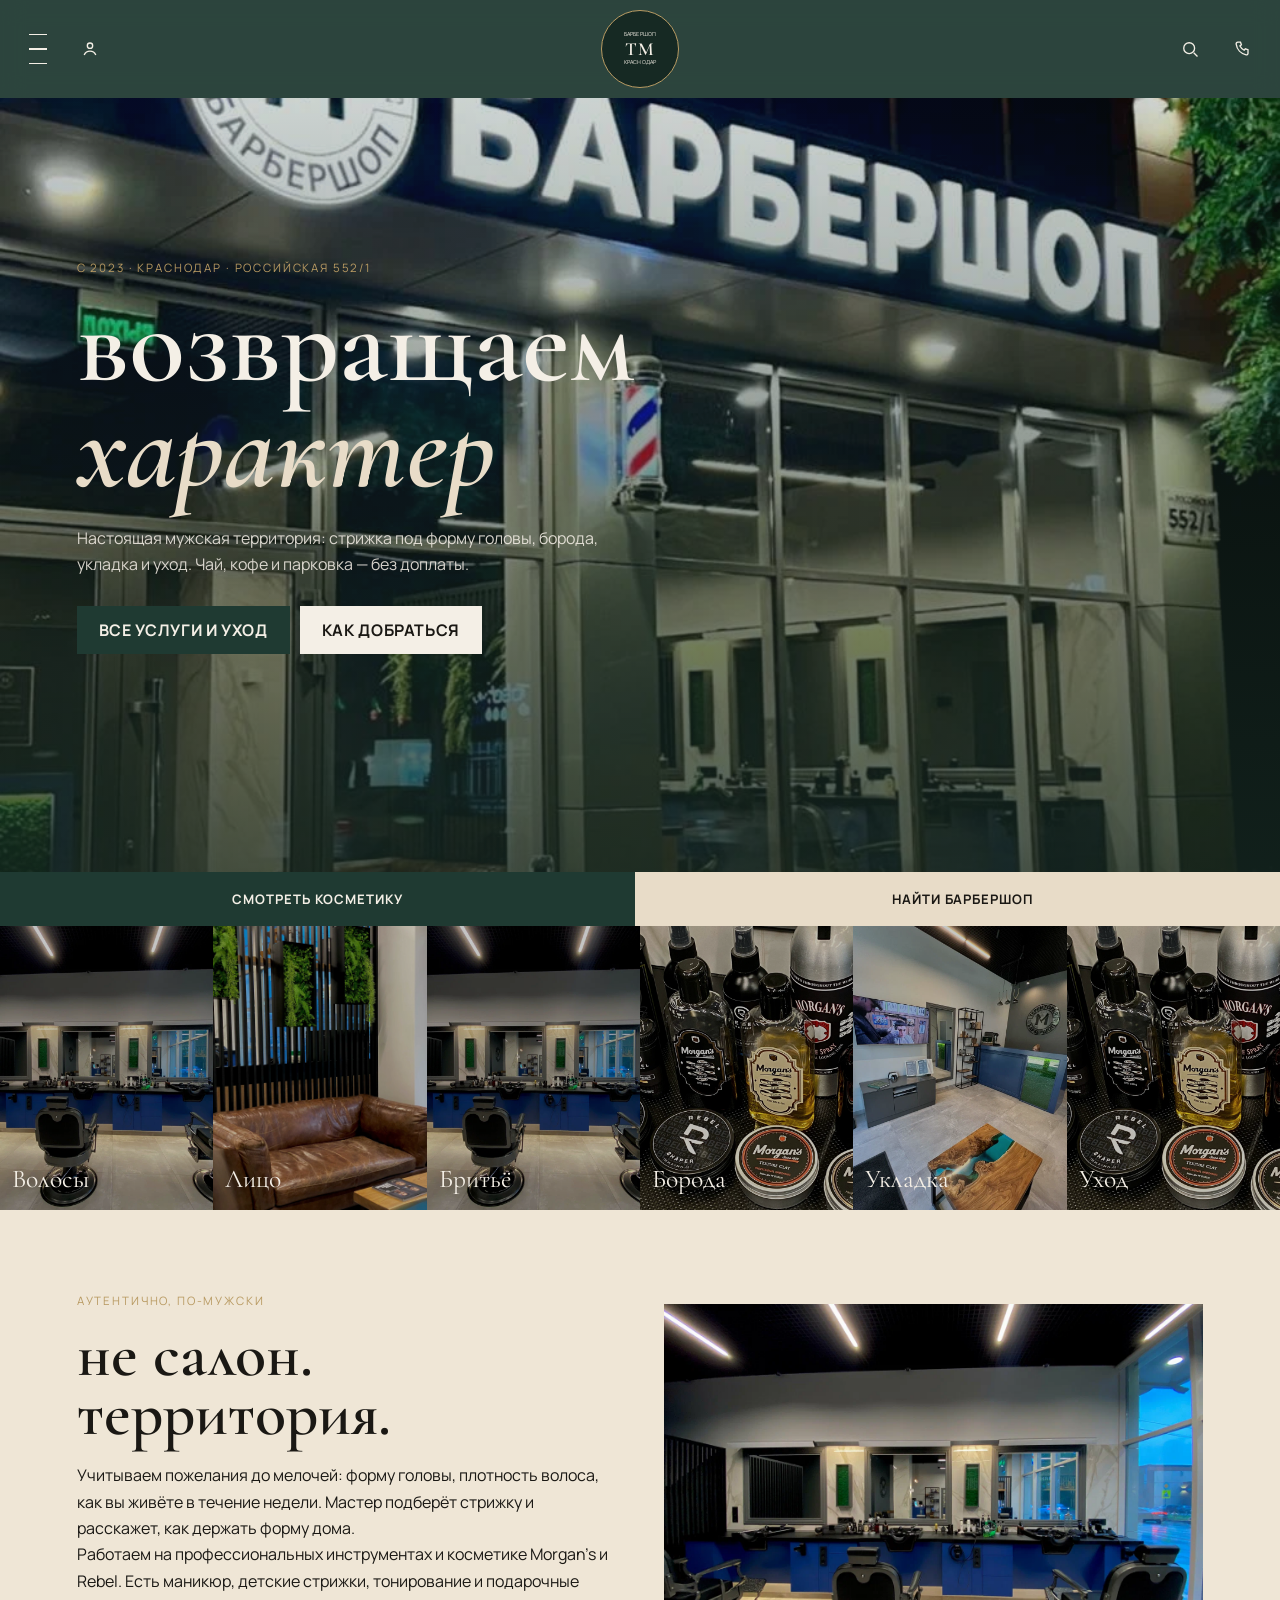
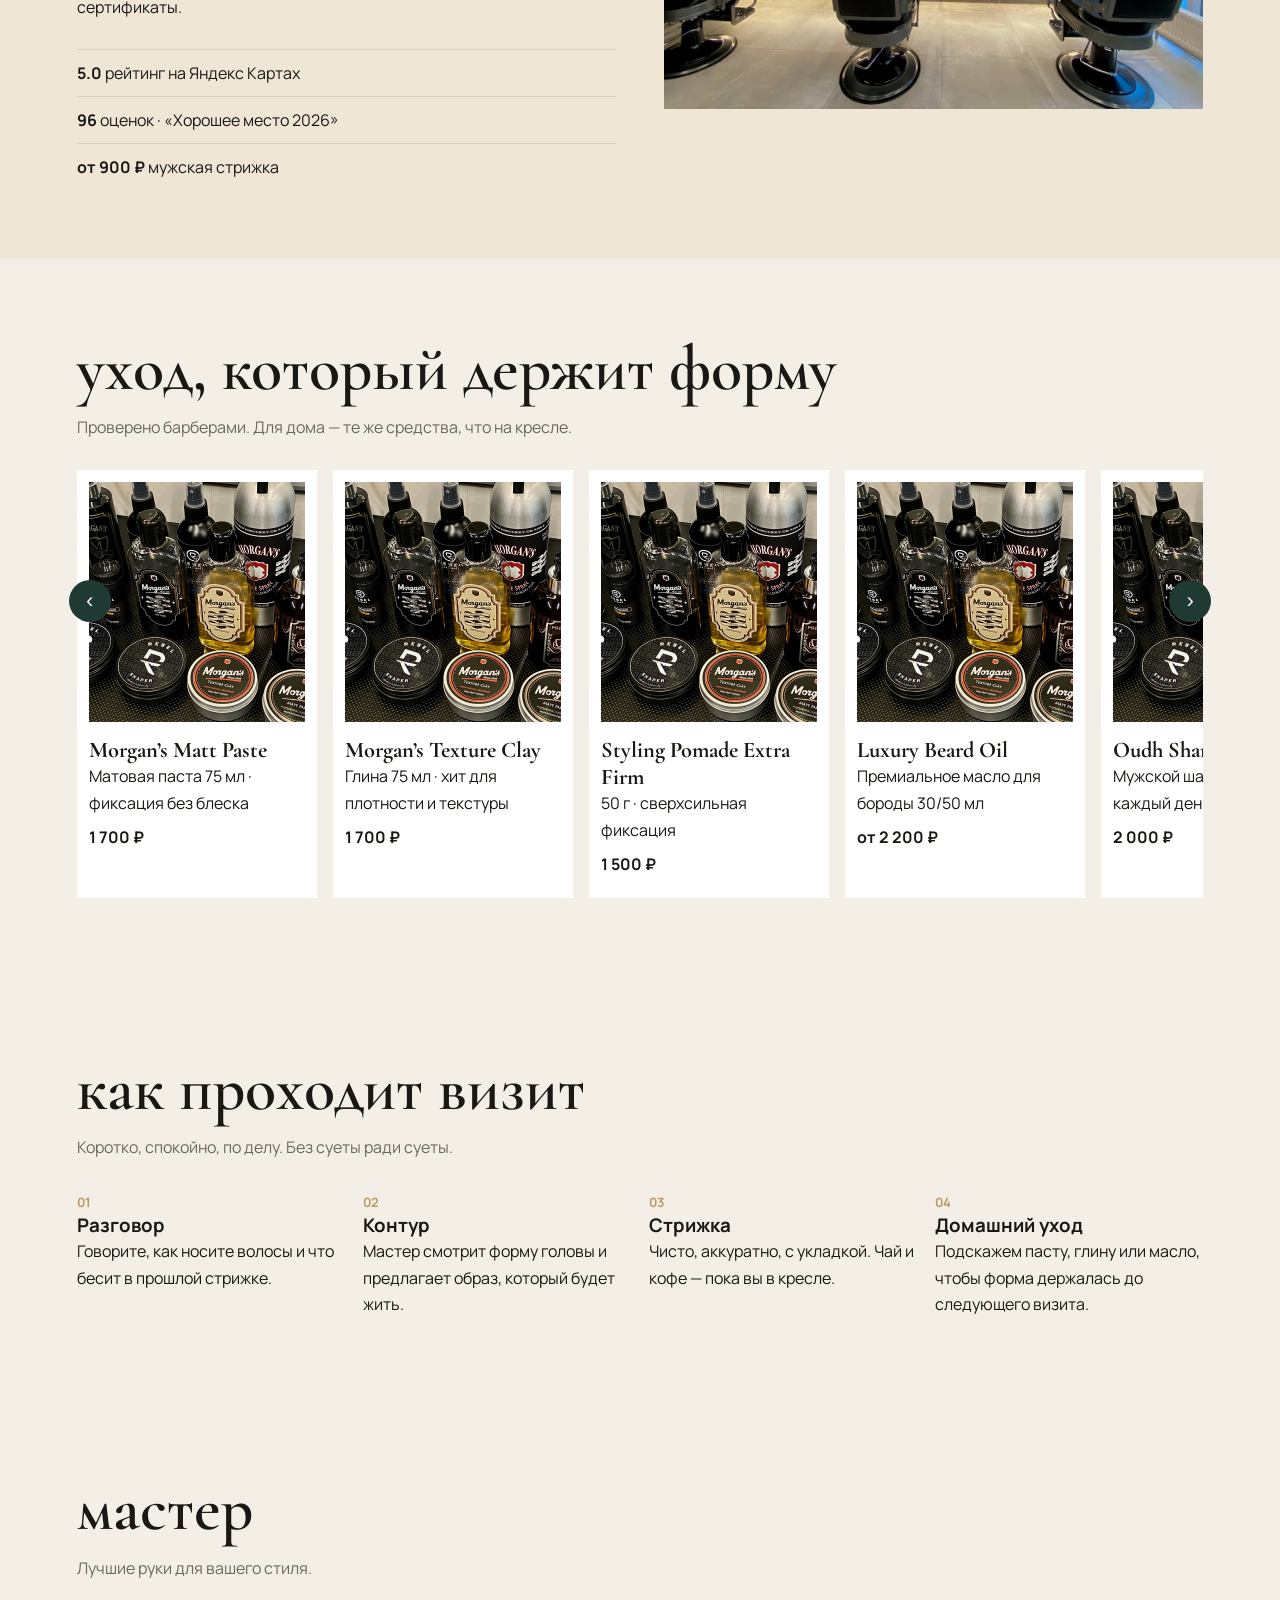
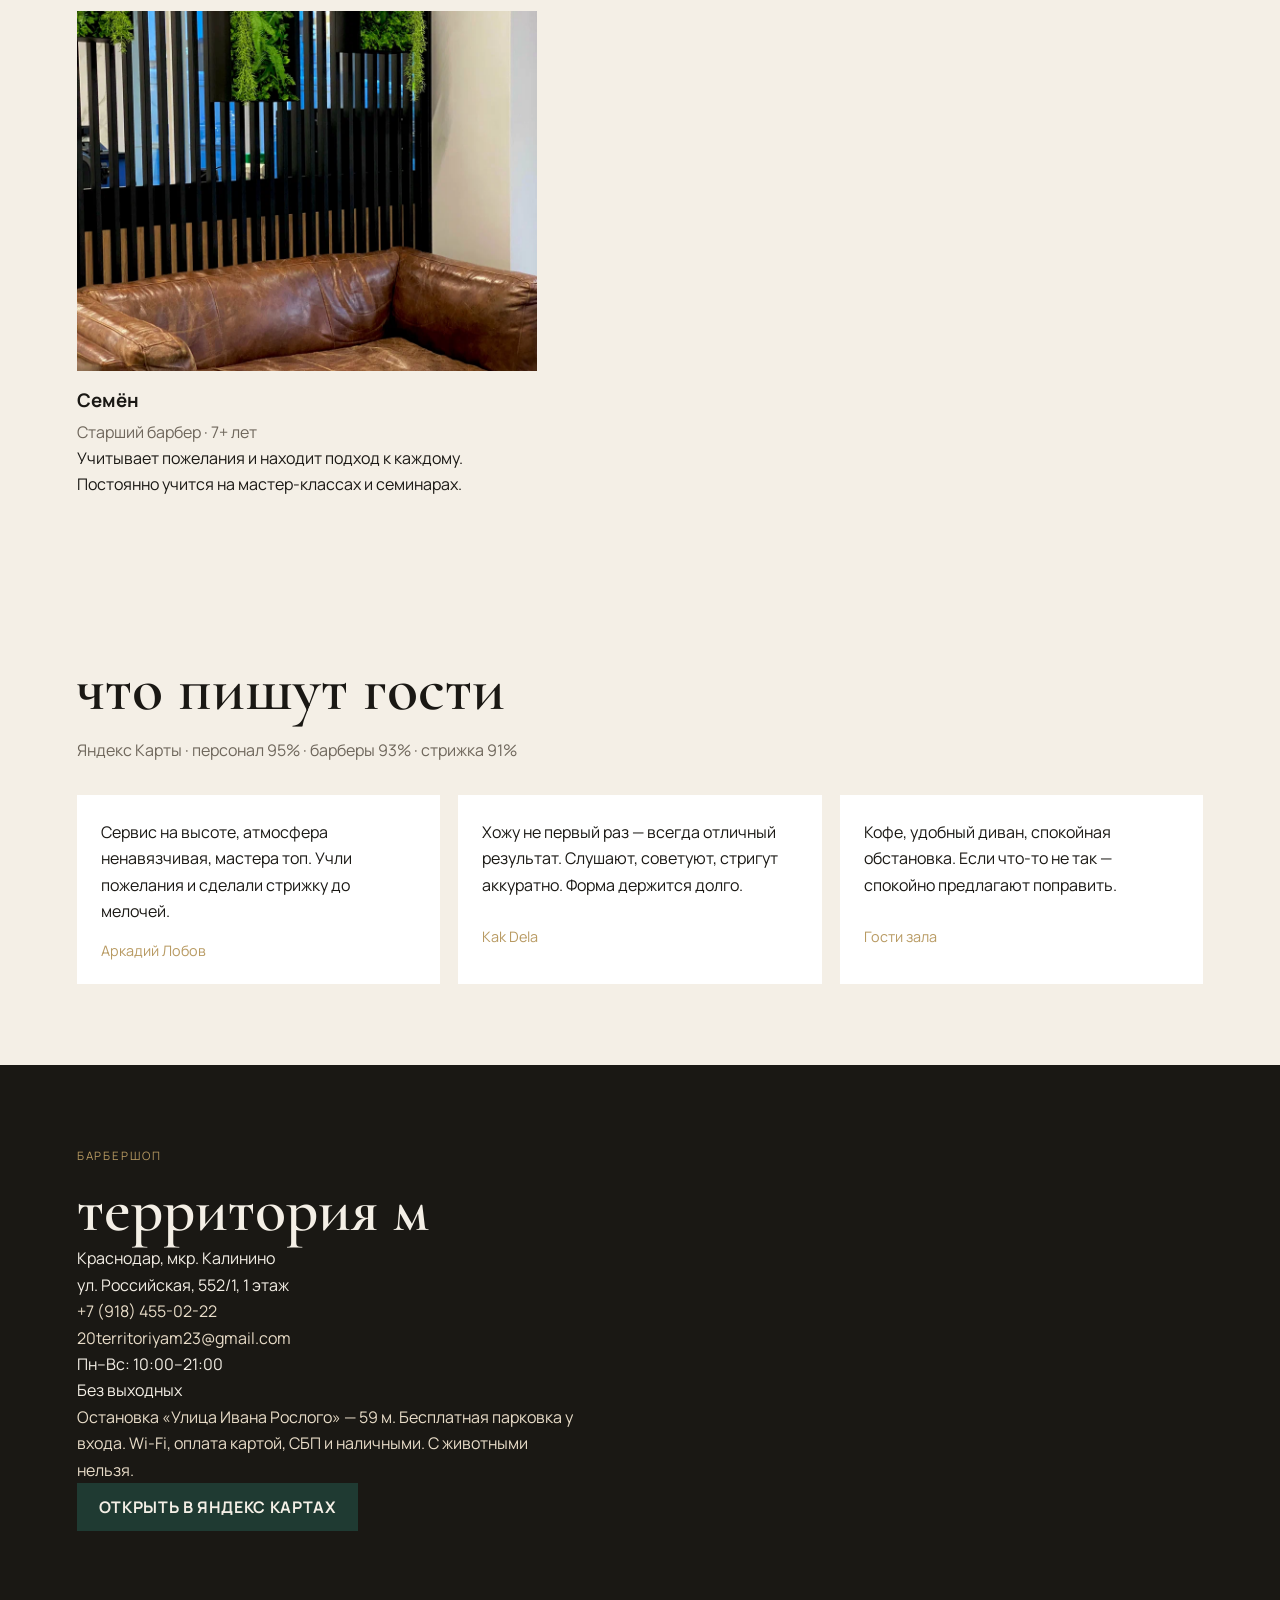
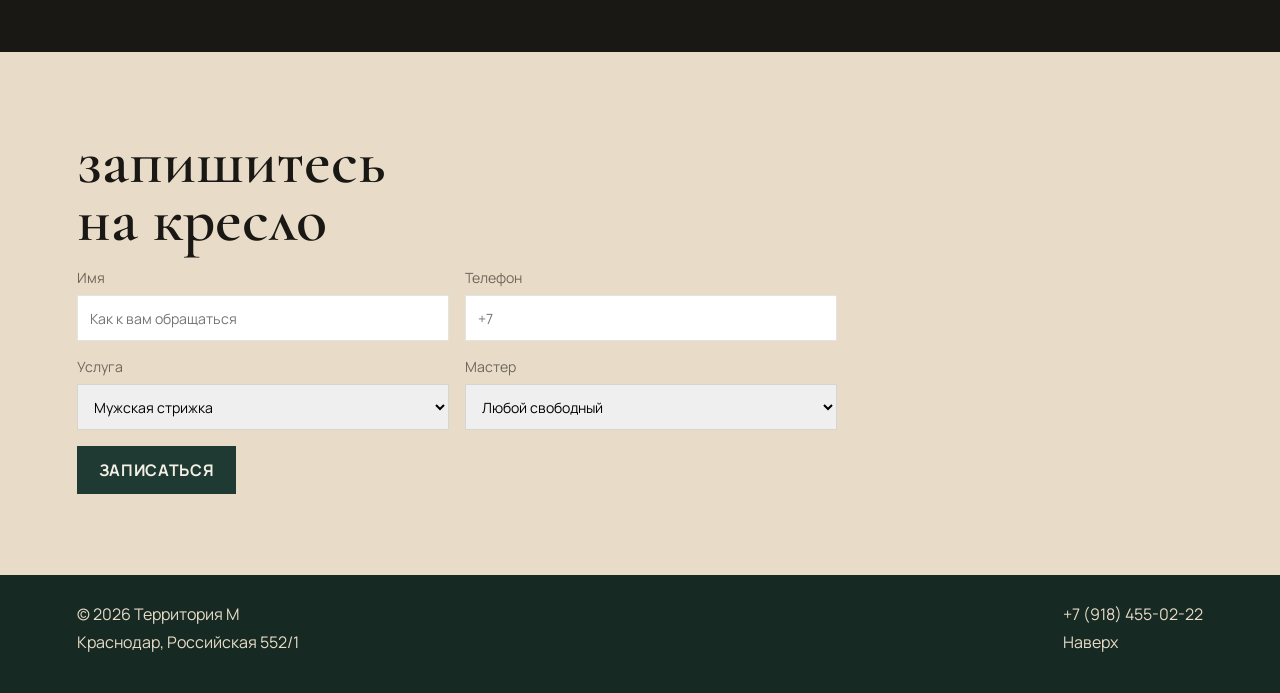
<file: index.html>
<!DOCTYPE html>
<html lang="ru">
  <head>
    <meta charset="UTF-8" />
    <meta name="viewport" content="width=device-width, initial-scale=1.0" />
    <title>Территория М — барбершоп в Краснодаре</title>
    <meta
      name="description"
      content="Барбершоп Территория М на Российской, 552/1. Стрижки, борода, укладки и уход. Рейтинг 5.0 на Яндекс Картах. Запись: +7 (918) 455-02-22."
    />
    <link rel="preconnect" href="https://fonts.googleapis.com" />
    <link rel="preconnect" href="https://fonts.gstatic.com" crossorigin />
    <link
      href="https://fonts.googleapis.com/css2?family=Cormorant+Garamond:ital,wght@0,500;0,600;0,700;1,500;1,600&family=Manrope:wght@400;500;600;700&display=swap"
      rel="stylesheet"
    />
    <link rel="stylesheet" href="styles.css" />
  </head>
  <body>
    <header class="topbar">
      <button class="icon-btn" id="menu-toggle" aria-expanded="false" aria-controls="mobile-menu">
        <span class="sr-only">Меню</span>
        <span></span><span></span><span></span>
      </button>
      <a class="icon-link" href="#book" aria-label="Запись">
        <svg viewBox="0 0 24 24" width="20" height="20" fill="none" stroke="currentColor" stroke-width="1.6">
          <circle cx="12" cy="8" r="3.2" />
          <path d="M5 19.2c1.4-3 4-4.6 7-4.6s5.6 1.6 7 4.6" />
        </svg>
      </a>
      <a class="logo" href="#top">
        <span class="logo-mark">
          <small>БАРБЕРШОП</small>
          <strong>ТМ</strong>
          <small>КРАСНОДАР</small>
        </span>
      </a>
      <button class="icon-btn" id="search-toggle" aria-label="Поиск">
        <svg viewBox="0 0 24 24" width="20" height="20" fill="none" stroke="currentColor" stroke-width="1.6">
          <circle cx="11" cy="11" r="6.5" />
          <path d="M16.5 16.5 21 21" />
        </svg>
      </button>
      <a class="icon-link" href="tel:+79184550222" aria-label="Позвонить">
        <svg viewBox="0 0 24 24" width="20" height="20" fill="none" stroke="currentColor" stroke-width="1.6">
          <path d="M7 3.8h3.2l1.1 3.2-1.8 1.4a12 12 0 0 0 5.1 5.1l1.4-1.8 3.2 1.1V17a2 2 0 0 1-2.2 2A15.2 15.2 0 0 1 5 6.2 2 2 0 0 1 7 3.8Z" />
        </svg>
      </a>
    </header>

    <div class="search-panel" id="search-panel" hidden>
      <form id="search-form">
        <input type="search" name="q" placeholder="Стрижка, борода, адрес..." />
        <button type="submit">Найти</button>
      </form>
      <p id="search-note" hidden></p>
    </div>

    <nav class="mobile-menu" id="mobile-menu" hidden>
      <a href="#services">Услуги</a>
      <a href="#shop">Косметика</a>
      <a href="#about">О нас</a>
      <a href="#barbers">Мастер</a>
      <a href="#reviews">Отзывы</a>
      <a href="#contacts">Как добраться</a>
      <a class="menu-cta" href="#book">Записаться</a>
    </nav>

    <main id="top">
      <section class="hero">
        <img src="images/hero.webp" alt="Барбершоп Территория М на Российской, 552/1" />
        <div class="hero-copy">
          <p class="kicker">с 2023 · краснодар · российская 552/1</p>
          <h1>возвращаем<br /><em>характер</em></h1>
          <p class="lede">
            Настоящая мужская территория: стрижка под форму головы,
            борода, укладка и уход. Чай, кофе и парковка — без доплаты.
          </p>
          <div class="hero-actions">
            <a class="btn dark" href="#shop">Все услуги и уход</a>
            <a class="btn light" href="#contacts">Как добраться</a>
          </div>
        </div>
      </section>

      <section class="promo-row">
        <a href="#shop">Смотреть косметику</a>
        <a href="#contacts">Найти барбершоп</a>
      </section>

      <section class="cats" id="services">
        <a href="#book">
          <img src="images/chairs.webp" alt="" />
          <span>Волосы</span>
        </a>
        <a href="#book">
          <img src="images/lounge.webp" alt="" />
          <span>Лицо</span>
        </a>
        <a href="#book">
          <img src="images/chairs.webp" alt="" />
          <span>Бритьё</span>
        </a>
        <a href="#book">
          <img src="images/products.webp" alt="" />
          <span>Борода</span>
        </a>
        <a href="#book">
          <img src="images/reception.webp" alt="" />
          <span>Укладка</span>
        </a>
        <a href="#shop">
          <img src="images/products.webp" alt="" />
          <span>Уход</span>
        </a>
      </section>

      <section class="split about" id="about">
        <div class="split-copy">
          <p class="eyebrow">аутентично, по-мужски</p>
          <h2>не салон.<br />территория.</h2>
          <p>
            Учитываем пожелания до мелочей: форму головы, плотность
            волоса, как вы живёте в течение недели. Мастер подберёт
            стрижку и расскажет, как держать форму дома.
          </p>
          <p>
            Работаем на профессиональных инструментах и косметике
            Morgan’s и Rebel. Есть маникюр, детские стрижки, тонирование
            и подарочные сертификаты.
          </p>
          <ul class="facts">
            <li><strong>5.0</strong> рейтинг на Яндекс Картах</li>
            <li><strong>96</strong> оценок · «Хорошее место 2026»</li>
            <li><strong>от 900 ₽</strong> мужская стрижка</li>
          </ul>
        </div>
        <figure>
          <img src="images/chairs.webp" alt="Кресла барбершопа Территория М" />
        </figure>
      </section>

      <section class="shop" id="shop">
        <div class="section-head">
          <h2>уход, который держит форму</h2>
          <p>Проверено барберами. Для дома — те же средства, что на кресле.</p>
        </div>
        <div class="carousel-wrap">
          <button class="slide-btn" id="prev" aria-label="Назад">‹</button>
          <div class="carousel" id="carousel">
            <article class="product">
              <img src="images/products.webp" alt="Косметика Morgan's и Rebel" />
              <h3>Morgan’s Matt Paste</h3>
              <p>Матовая паста 75 мл · фиксация без блеска</p>
              <p class="price">1 700 ₽</p>
            </article>
            <article class="product">
              <img src="images/products.webp" alt="Текстурирующая глина Morgan's" />
              <h3>Morgan’s Texture Clay</h3>
              <p>Глина 75 мл · хит для плотности и текстуры</p>
              <p class="price">1 700 ₽</p>
            </article>
            <article class="product">
              <img src="images/products.webp" alt="Тоник и помады на полке" />
              <h3>Styling Pomade Extra Firm</h3>
              <p>50 г · сверхсильная фиксация</p>
              <p class="price">1 500 ₽</p>
            </article>
            <article class="product">
              <img src="images/products.webp" alt="Масла и тоники для бороды" />
              <h3>Luxury Beard Oil</h3>
              <p>Премиальное масло для бороды 30/50 мл</p>
              <p class="price">от 2 200 ₽</p>
            </article>
            <article class="product">
              <img src="images/products.webp" alt="Средства для ухода Morgan's" />
              <h3>Oudh Shampoo</h3>
              <p>Мужской шампунь на каждый день 250 мл</p>
              <p class="price">2 000 ₽</p>
            </article>
          </div>
          <button class="slide-btn" id="next" aria-label="Вперёд">›</button>
        </div>
      </section>

      <section class="routine">
        <div class="section-head">
          <h2>как проходит визит</h2>
          <p>Коротко, спокойно, по делу. Без суеты ради суеты.</p>
        </div>
        <ol class="steps">
          <li>
            <span>01</span>
            <h3>Разговор</h3>
            <p>Говорите, как носите волосы и что бесит в прошлой стрижке.</p>
          </li>
          <li>
            <span>02</span>
            <h3>Контур</h3>
            <p>Мастер смотрит форму головы и предлагает образ, который будет жить.</p>
          </li>
          <li>
            <span>03</span>
            <h3>Стрижка</h3>
            <p>Чисто, аккуратно, с укладкой. Чай и кофе — пока вы в кресле.</p>
          </li>
          <li>
            <span>04</span>
            <h3>Домашний уход</h3>
            <p>Подскажем пасту, глину или масло, чтобы форма держалась до следующего визита.</p>
          </li>
        </ol>
      </section>

      <section class="barbers" id="barbers">
        <div class="section-head">
          <h2>мастер</h2>
          <p>Лучшие руки для вашего стиля.</p>
        </div>
        <div class="barber-grid">
          <article>
            <img src="images/lounge.webp" alt="Зона ожидания барбершопа" />
            <h3>Семён</h3>
            <p class="role">Старший барбер · 7+ лет</p>
            <p>
              Учитывает пожелания и находит подход к каждому.
              Постоянно учится на мастер-классах и семинарах.
            </p>
          </article>
        </div>
      </section>

      <section class="reviews" id="reviews">
        <div class="section-head">
          <h2>что пишут гости</h2>
          <p>Яндекс Карты · персонал 95% · барберы 93% · стрижка 91%</p>
        </div>
        <div class="review-grid">
          <blockquote>
            <p>
              Сервис на высоте, атмосфера ненавязчивая, мастера топ.
              Учли пожелания и сделали стрижку до мелочей.
            </p>
            <cite>Аркадий Лобов</cite>
          </blockquote>
          <blockquote>
            <p>
              Хожу не первый раз — всегда отличный результат.
              Слушают, советуют, стригут аккуратно. Форма держится долго.
            </p>
            <cite>Kak Dela</cite>
          </blockquote>
          <blockquote>
            <p>
              Кофе, удобный диван, спокойная обстановка.
              Если что-то не так — спокойно предлагают поправить.
            </p>
            <cite>Гости зала</cite>
          </blockquote>
        </div>
      </section>

      <section class="visit" id="contacts">
        <div class="visit-card">
          <p class="eyebrow">барбершоп</p>
          <h2>Территория М</h2>
          <p>
            Краснодар, мкр. Калинино<br />
            ул. Российская, 552/1, 1 этаж
          </p>
          <p>
            <a href="tel:+79184550222">+7 (918) 455-02-22</a><br />
            <a href="mailto:20territoriyam23@gmail.com">20territoriyam23@gmail.com</a>
          </p>
          <p>
            Пн–Вс: 10:00–21:00<br />
            Без выходных
          </p>
          <p class="muted">
            Остановка «Улица Ивана Рослого» — 59 м.
            Бесплатная парковка у входа. Wi-Fi, оплата картой, СБП и наличными.
            С животными нельзя.
          </p>
          <a class="btn dark" href="https://yandex.ru/maps/org/territoriya_m/152775210692/" target="_blank" rel="noreferrer">Открыть в Яндекс Картах</a>
        </div>
        <div class="map">
          <iframe
            title="Территория М на карте"
            src="https://yandex.ru/map-widget/v1/?ll=39.013716%2C45.100148&z=16&oid=152775210692"
            loading="lazy"
            allowfullscreen
          ></iframe>
        </div>
      </section>

      <section class="book" id="book">
        <h2>запишитесь<br />на кресло</h2>
        <form id="book-form">
          <label>
            Имя
            <input type="text" name="name" placeholder="Как к вам обращаться" required />
          </label>
          <label>
            Телефон
            <input type="tel" name="phone" placeholder="+7" required />
          </label>
          <label>
            Услуга
            <select name="service" required>
              <option value="hair">Мужская стрижка</option>
              <option value="beard">Борода / бритьё</option>
              <option value="style">Укладка</option>
              <option value="kids">Детская стрижка</option>
              <option value="manicure">Маникюр</option>
              <option value="tone">Тонирование</option>
            </select>
          </label>
          <label>
            Мастер
            <select name="barber">
              <option value="any">Любой свободный</option>
              <option value="semen">Семён</option>
            </select>
          </label>
          <button class="btn dark" type="submit">Записаться</button>
          <p class="form-note" id="form-note" hidden></p>
        </form>
      </section>
    </main>

    <footer class="footer">
      <div>
        <p>© 2026 Территория М</p>
        <p>Краснодар, Российская 552/1</p>
      </div>
      <div>
        <a href="tel:+79184550222">+7 (918) 455-02-22</a>
        <a href="#top">Наверх</a>
      </div>
    </footer>

    <script src="script.js"></script>
  </body>
</html>
</file>
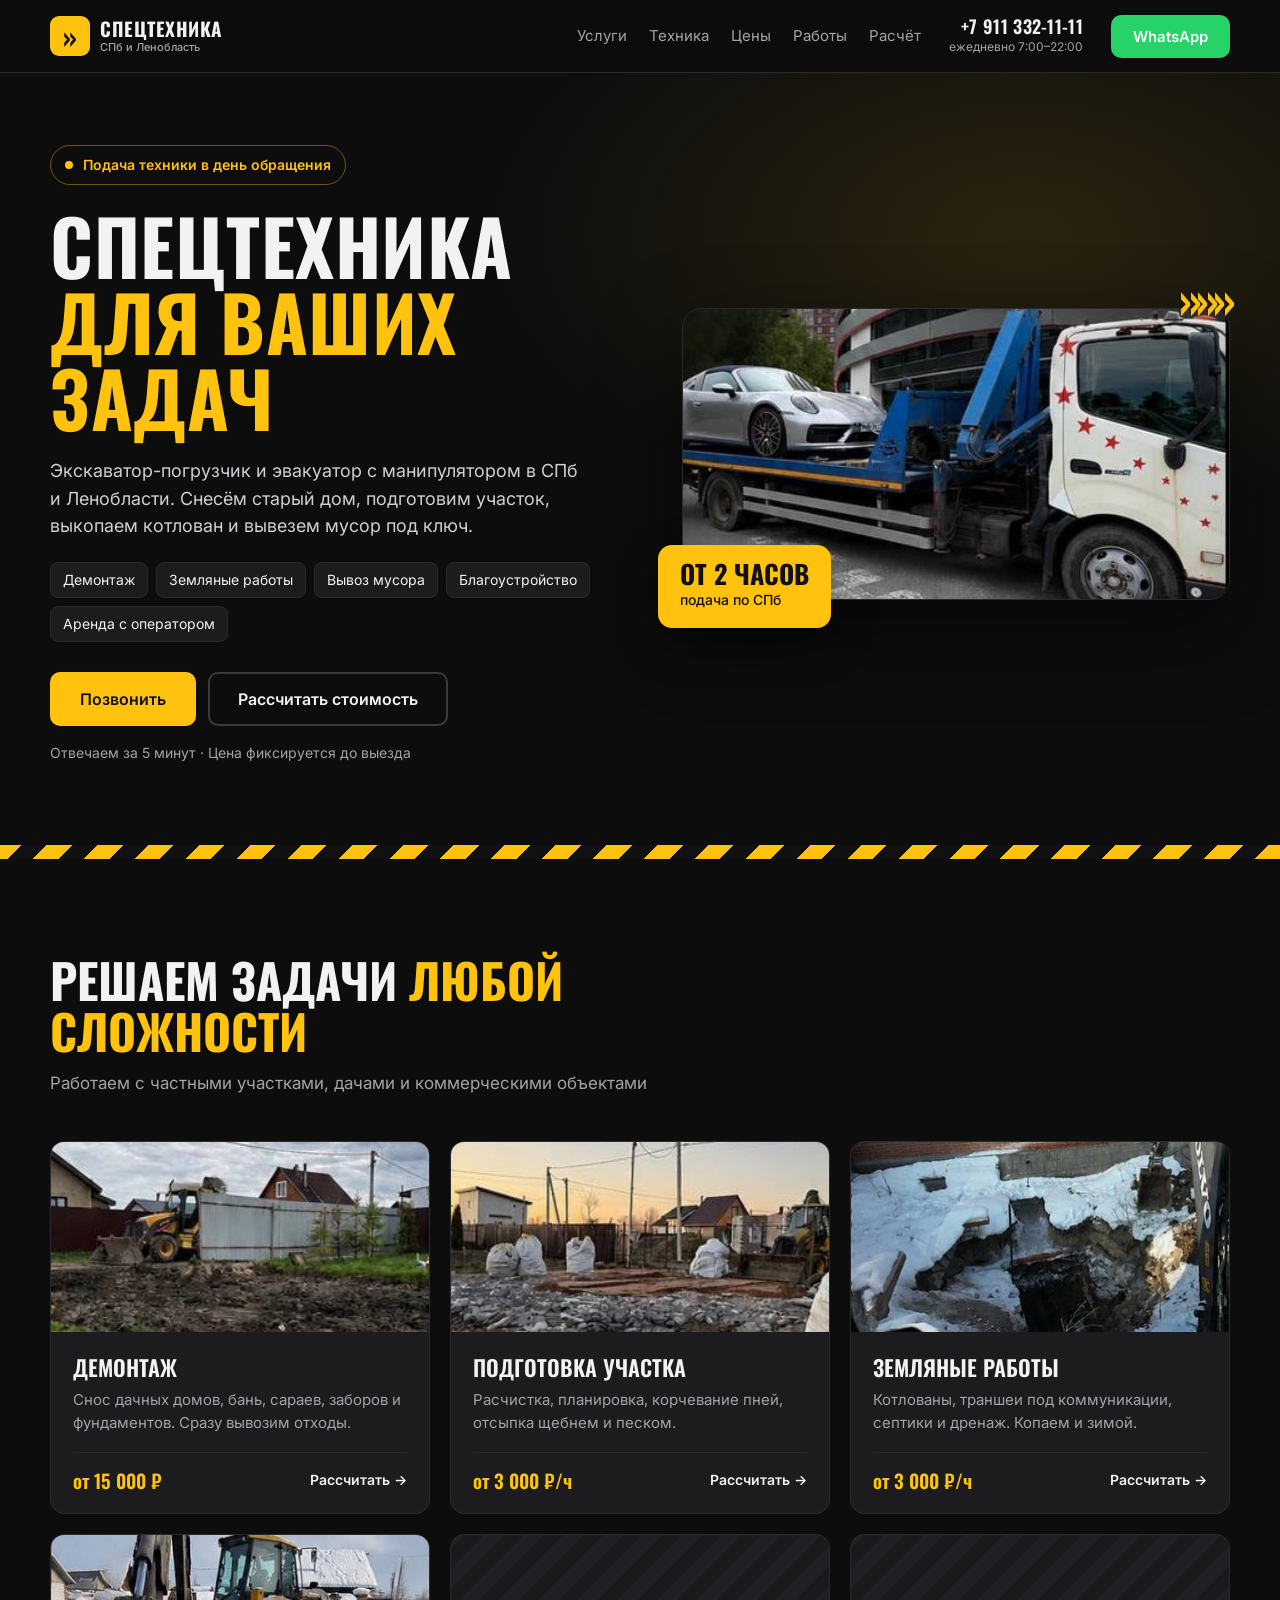
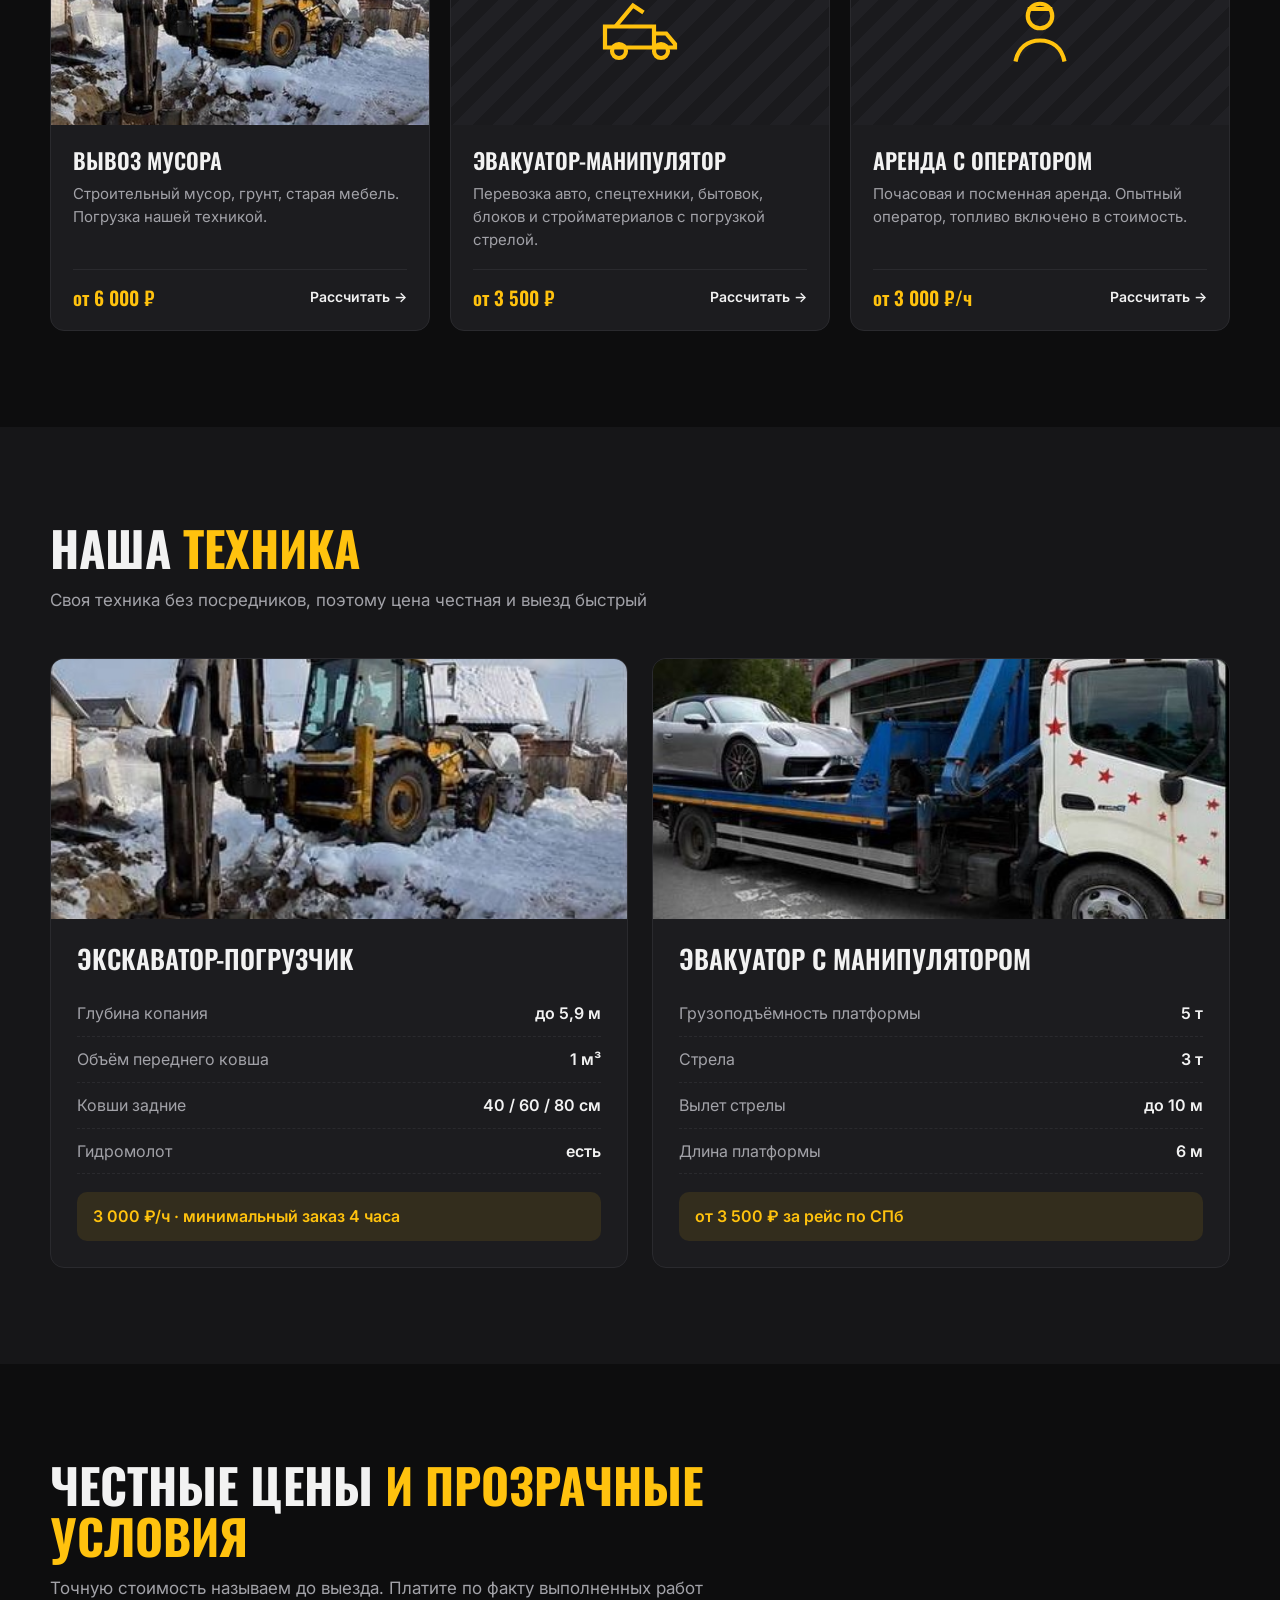
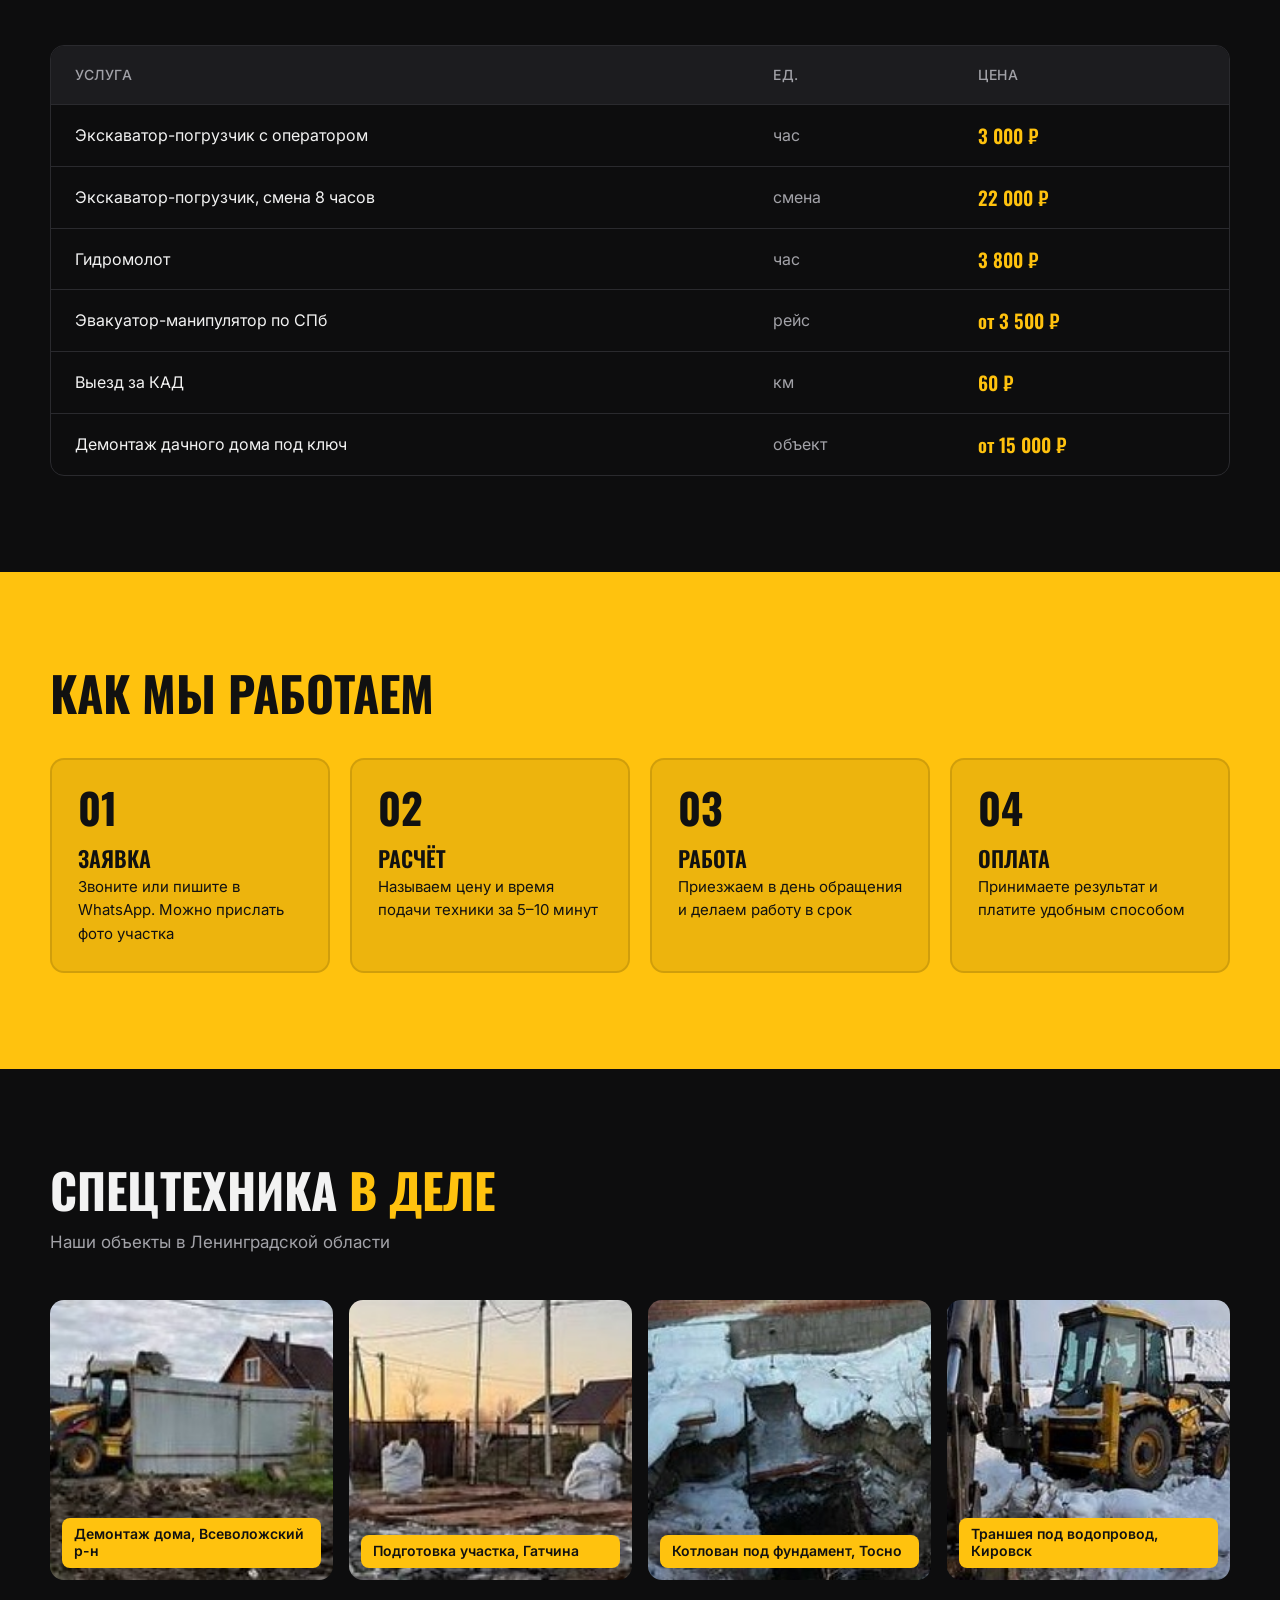
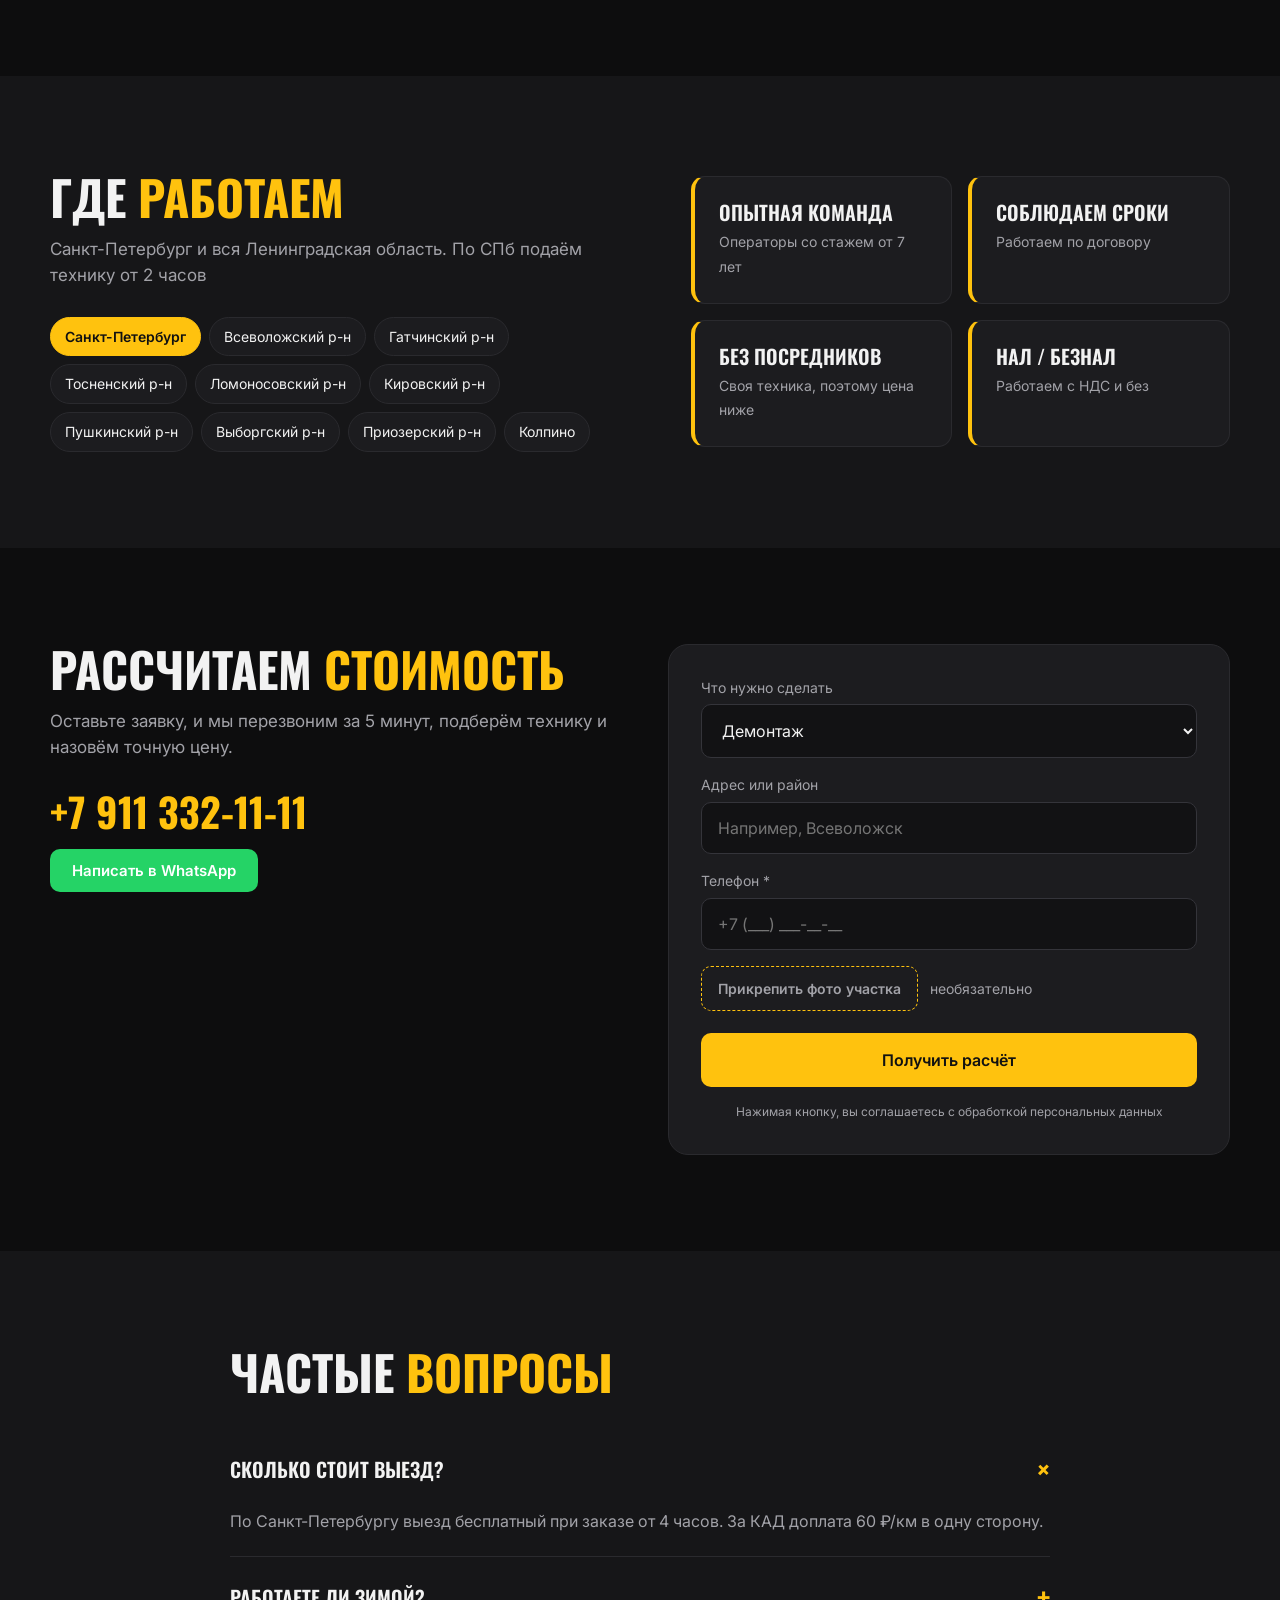
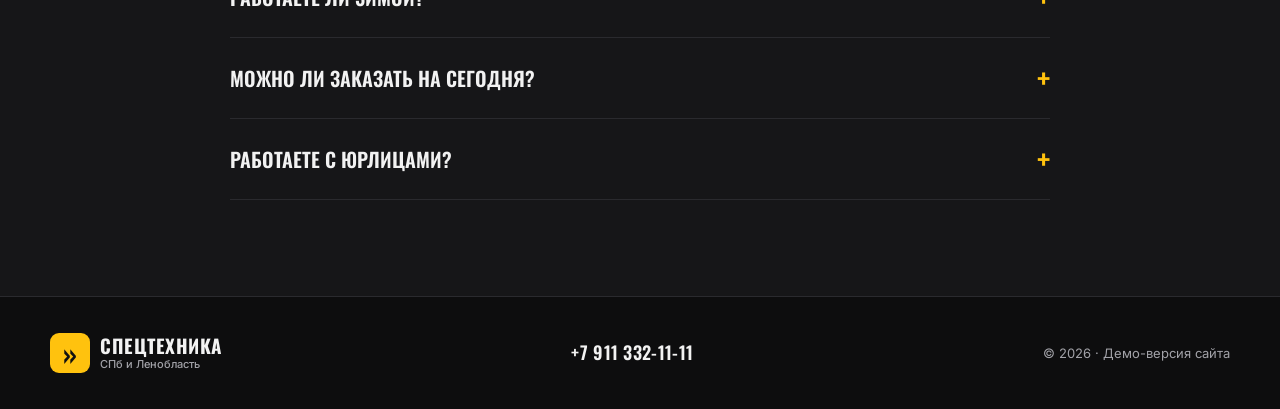
<file: spectech-demo/index.html>
<!DOCTYPE html>
<html lang="ru">
  <head>
    <meta charset="UTF-8" />
    <meta name="viewport" content="width=device-width, initial-scale=1.0" />
    <title>Спецтехника в СПб и Ленобласти — демонтаж, земляные работы, вывоз мусора</title>
    <meta
      name="description"
      content="Экскаватор-погрузчик и эвакуатор с манипулятором в СПб и ЛО. Демонтаж, подготовка участка, земляные работы, вывоз мусора. Подача техники в день обращения."
    />
    <link rel="preconnect" href="https://fonts.googleapis.com" />
    <link rel="preconnect" href="https://fonts.gstatic.com" crossorigin />
    <link
      href="https://fonts.googleapis.com/css2?family=Oswald:wght@500;600;700&family=Inter:wght@400;500;600;700&display=swap"
      rel="stylesheet"
    />
    <link rel="stylesheet" href="styles.css" />
  </head>
  <body>
    <header class="header">
      <div class="container header__inner">
        <a href="#" class="logo">
          <span class="logo__mark">»</span>
          <span class="logo__text">Спецтехника<small>СПб и Ленобласть</small></span>
        </a>
        <nav class="nav">
          <a href="#services">Услуги</a>
          <a href="#fleet">Техника</a>
          <a href="#prices">Цены</a>
          <a href="#works">Работы</a>
          <a href="#calc">Расчёт</a>
        </nav>
        <div class="header__contacts">
          <a class="header__phone" href="tel:+79113321111">+7 911 332-11-11</a>
          <span class="header__hours">ежедневно 7:00–22:00</span>
        </div>
        <a class="btn btn--wa header__wa" href="https://wa.me/79113321111" target="_blank" rel="noopener">WhatsApp</a>
      </div>
    </header>

    <main>
      <section class="hero">
        <div class="container hero__inner">
          <div class="hero__content">
            <div class="hero__badge">
              <span class="pulse"></span> Подача техники в день обращения
            </div>
            <h1 class="hero__title">Спецтехника <span>для ваших задач</span></h1>
            <p class="hero__lead">
              Экскаватор-погрузчик и эвакуатор с манипулятором в СПб и Ленобласти. Снесём старый дом, подготовим
              участок, выкопаем котлован и вывезем мусор под ключ.
            </p>
            <ul class="hero__tags">
              <li>Демонтаж</li>
              <li>Земляные работы</li>
              <li>Вывоз мусора</li>
              <li>Благоустройство</li>
              <li>Аренда с оператором</li>
            </ul>
            <div class="hero__actions">
              <a class="btn btn--primary btn--lg" href="tel:+79113321111">Позвонить</a>
              <a class="btn btn--ghost btn--lg" href="#calc">Рассчитать стоимость</a>
            </div>
            <p class="hero__note">Отвечаем за 5 минут · Цена фиксируется до выезда</p>
          </div>
          <div class="hero__media">
            <div class="hero__img">
              <img src="img/hero.jpg" alt="Эвакуатор с манипулятором" width="466" height="290" />
            </div>
            <div class="hero__stat">
              <b>от 2 часов</b>
              <span>подача по СПб</span>
            </div>
          </div>
        </div>
        <div class="stripes" aria-hidden="true"></div>
      </section>

      <section class="section" id="services">
        <div class="container">
          <div class="section__head">
            <h2 class="section__title">Решаем задачи <span>любой сложности</span></h2>
            <p class="section__sub">Работаем с частными участками, дачами и коммерческими объектами</p>
          </div>
          <div class="services">
            <article class="service">
              <div class="service__img"><img src="img/demontazh.jpg" alt="Демонтаж" loading="lazy" /></div>
              <div class="service__body">
                <h3>Демонтаж</h3>
                <p>Снос дачных домов, бань, сараев, заборов и фундаментов. Сразу вывозим отходы.</p>
                <div class="service__foot"><span class="price">от 15 000 ₽</span><a href="#calc" data-service="Демонтаж">Рассчитать →</a></div>
              </div>
            </article>
            <article class="service">
              <div class="service__img"><img src="img/uchastok.jpg" alt="Подготовка участка" loading="lazy" /></div>
              <div class="service__body">
                <h3>Подготовка участка</h3>
                <p>Расчистка, планировка, корчевание пней, отсыпка щебнем и песком.</p>
                <div class="service__foot"><span class="price">от 3 000 ₽/ч</span><a href="#calc" data-service="Подготовка участка">Рассчитать →</a></div>
              </div>
            </article>
            <article class="service">
              <div class="service__img"><img src="img/zemlya.jpg" alt="Земляные работы" loading="lazy" /></div>
              <div class="service__body">
                <h3>Земляные работы</h3>
                <p>Котлованы, траншеи под коммуникации, септики и дренаж. Копаем и зимой.</p>
                <div class="service__foot"><span class="price">от 3 000 ₽/ч</span><a href="#calc" data-service="Земляные работы">Рассчитать →</a></div>
              </div>
            </article>
            <article class="service">
              <div class="service__img"><img src="img/tehnika.jpg" alt="Вывоз мусора" loading="lazy" /></div>
              <div class="service__body">
                <h3>Вывоз мусора</h3>
                <p>Строительный мусор, грунт, старая мебель. Погрузка нашей техникой.</p>
                <div class="service__foot"><span class="price">от 6 000 ₽</span><a href="#calc" data-service="Вывоз мусора">Рассчитать →</a></div>
              </div>
            </article>
            <article class="service service--dark">
              <div class="service__icon">
                <svg viewBox="0 0 48 48" fill="none" stroke="currentColor" stroke-width="2.4"><path d="M4 34h28V22H4zM32 26h7l5 6v2H32z"/><circle cx="12" cy="36" r="4"/><circle cx="36" cy="36" r="4"/><path d="M10 22l10-12 6 4"/></svg>
              </div>
              <div class="service__body">
                <h3>Эвакуатор-манипулятор</h3>
                <p>Перевозка авто, спецтехники, бытовок, блоков и стройматериалов с погрузкой стрелой.</p>
                <div class="service__foot"><span class="price">от 3 500 ₽</span><a href="#calc" data-service="Эвакуатор-манипулятор">Рассчитать →</a></div>
              </div>
            </article>
            <article class="service service--dark">
              <div class="service__icon">
                <svg viewBox="0 0 48 48" fill="none" stroke="currentColor" stroke-width="2.4"><circle cx="24" cy="16" r="7"/><path d="M10 42c1.5-8 7-12 14-12s12.5 4 14 12"/><path d="M17 12h14"/></svg>
              </div>
              <div class="service__body">
                <h3>Аренда с оператором</h3>
                <p>Почасовая и посменная аренда. Опытный оператор, топливо включено в стоимость.</p>
                <div class="service__foot"><span class="price">от 3 000 ₽/ч</span><a href="#calc" data-service="Аренда с оператором">Рассчитать →</a></div>
              </div>
            </article>
          </div>
        </div>
      </section>

      <section class="section section--alt" id="fleet">
        <div class="container">
          <div class="section__head">
            <h2 class="section__title">Наша <span>техника</span></h2>
            <p class="section__sub">Своя техника без посредников, поэтому цена честная и выезд быстрый</p>
          </div>
          <div class="fleet">
            <article class="unit">
              <img src="img/tehnika.jpg" alt="Экскаватор-погрузчик" loading="lazy" />
              <div class="unit__body">
                <h3>Экскаватор-погрузчик</h3>
                <dl class="specs">
                  <div><dt>Глубина копания</dt><dd>до 5,9 м</dd></div>
                  <div><dt>Объём переднего ковша</dt><dd>1 м³</dd></div>
                  <div><dt>Ковши задние</dt><dd>40 / 60 / 80 см</dd></div>
                  <div><dt>Гидромолот</dt><dd>есть</dd></div>
                </dl>
                <div class="unit__price">3 000 ₽/ч · минимальный заказ 4 часа</div>
              </div>
            </article>
            <article class="unit">
              <img src="img/hero.jpg" alt="Эвакуатор с манипулятором" loading="lazy" />
              <div class="unit__body">
                <h3>Эвакуатор с манипулятором</h3>
                <dl class="specs">
                  <div><dt>Грузоподъёмность платформы</dt><dd>5 т</dd></div>
                  <div><dt>Стрела</dt><dd>3 т</dd></div>
                  <div><dt>Вылет стрелы</dt><dd>до 10 м</dd></div>
                  <div><dt>Длина платформы</dt><dd>6 м</dd></div>
                </dl>
                <div class="unit__price">от 3 500 ₽ за рейс по СПб</div>
              </div>
            </article>
          </div>
        </div>
      </section>

      <section class="section" id="prices">
        <div class="container">
          <div class="section__head">
            <h2 class="section__title">Честные цены <span>и прозрачные условия</span></h2>
            <p class="section__sub">Точную стоимость называем до выезда. Платите по факту выполненных работ</p>
          </div>
          <div class="table-wrap">
            <table class="prices">
              <thead>
                <tr><th>Услуга</th><th>Ед.</th><th>Цена</th></tr>
              </thead>
              <tbody>
                <tr><td>Экскаватор-погрузчик с оператором</td><td>час</td><td>3 000 ₽</td></tr>
                <tr><td>Экскаватор-погрузчик, смена 8 часов</td><td>смена</td><td>22 000 ₽</td></tr>
                <tr><td>Гидромолот</td><td>час</td><td>3 800 ₽</td></tr>
                <tr><td>Эвакуатор-манипулятор по СПб</td><td>рейс</td><td>от 3 500 ₽</td></tr>
                <tr><td>Выезд за КАД</td><td>км</td><td>60 ₽</td></tr>
                <tr><td>Демонтаж дачного дома под ключ</td><td>объект</td><td>от 15 000 ₽</td></tr>
              </tbody>
            </table>
          </div>
        </div>
      </section>

      <section class="section section--yellow">
        <div class="container">
          <h2 class="section__title section__title--dark">Как мы работаем</h2>
          <ol class="steps">
            <li><b>01</b><h3>Заявка</h3><p>Звоните или пишите в WhatsApp. Можно прислать фото участка</p></li>
            <li><b>02</b><h3>Расчёт</h3><p>Называем цену и время подачи техники за 5–10 минут</p></li>
            <li><b>03</b><h3>Работа</h3><p>Приезжаем в день обращения и делаем работу в срок</p></li>
            <li><b>04</b><h3>Оплата</h3><p>Принимаете результат и платите удобным способом</p></li>
          </ol>
        </div>
      </section>

      <section class="section" id="works">
        <div class="container">
          <div class="section__head">
            <h2 class="section__title">Спецтехника <span>в деле</span></h2>
            <p class="section__sub">Наши объекты в Ленинградской области</p>
          </div>
          <div class="gallery">
            <figure><img src="img/demontazh.jpg" alt="" loading="lazy" /><figcaption>Демонтаж дома, Всеволожский р-н</figcaption></figure>
            <figure><img src="img/uchastok.jpg" alt="" loading="lazy" /><figcaption>Подготовка участка, Гатчина</figcaption></figure>
            <figure><img src="img/zemlya.jpg" alt="" loading="lazy" /><figcaption>Котлован под фундамент, Тосно</figcaption></figure>
            <figure><img src="img/tehnika.jpg" alt="" loading="lazy" /><figcaption>Траншея под водопровод, Кировск</figcaption></figure>
          </div>
        </div>
      </section>

      <section class="section section--alt">
        <div class="container geo">
          <div>
            <h2 class="section__title">Где <span>работаем</span></h2>
            <p class="section__sub">Санкт-Петербург и вся Ленинградская область. По СПб подаём технику от 2 часов</p>
            <ul class="geo__list">
              <li>Санкт-Петербург</li><li>Всеволожский р-н</li><li>Гатчинский р-н</li><li>Тосненский р-н</li>
              <li>Ломоносовский р-н</li><li>Кировский р-н</li><li>Пушкинский р-н</li><li>Выборгский р-н</li>
              <li>Приозерский р-н</li><li>Колпино</li>
            </ul>
          </div>
          <div class="advantages">
            <div class="adv"><b>Опытная команда</b><span>Операторы со стажем от 7 лет</span></div>
            <div class="adv"><b>Соблюдаем сроки</b><span>Работаем по договору</span></div>
            <div class="adv"><b>Без посредников</b><span>Своя техника, поэтому цена ниже</span></div>
            <div class="adv"><b>Нал / безнал</b><span>Работаем с НДС и без</span></div>
          </div>
        </div>
      </section>

      <section class="section" id="calc">
        <div class="container calc">
          <div class="calc__info">
            <h2 class="section__title">Рассчитаем <span>стоимость</span></h2>
            <p class="section__sub">Оставьте заявку, и мы перезвоним за 5 минут, подберём технику и назовём точную цену.</p>
            <a class="calc__phone" href="tel:+79113321111">+7 911 332-11-11</a>
            <a class="btn btn--wa" href="https://wa.me/79113321111" target="_blank" rel="noopener">Написать в WhatsApp</a>
          </div>
          <form class="form" id="lead-form" novalidate>
            <label>
              <span>Что нужно сделать</span>
              <select name="service" id="service">
                <option>Демонтаж</option>
                <option>Подготовка участка</option>
                <option>Земляные работы</option>
                <option>Вывоз мусора</option>
                <option>Эвакуатор-манипулятор</option>
                <option>Аренда с оператором</option>
              </select>
            </label>
            <label>
              <span>Адрес или район</span>
              <input name="address" type="text" placeholder="Например, Всеволожск" />
            </label>
            <label>
              <span>Телефон *</span>
              <input name="phone" type="tel" placeholder="+7 (___) ___-__-__" required />
            </label>
            <label class="file">
              <input name="photo" type="file" accept="image/*" multiple />
              <span class="file__btn">Прикрепить фото участка</span>
              <span class="file__name">необязательно</span>
            </label>
            <button class="btn btn--primary btn--lg btn--block" type="submit">Получить расчёт</button>
            <p class="form__policy">Нажимая кнопку, вы соглашаетесь с обработкой персональных данных</p>
            <div class="form__success" hidden>
              <b>Заявка отправлена!</b>
              <span>Перезвоним в течение 5 минут.</span>
            </div>
          </form>
        </div>
      </section>

      <section class="section section--alt">
        <div class="container faq">
          <h2 class="section__title">Частые <span>вопросы</span></h2>
          <details open>
            <summary>Сколько стоит выезд?</summary>
            <p>По Санкт-Петербургу выезд бесплатный при заказе от 4 часов. За КАД доплата 60 ₽/км в одну сторону.</p>
          </details>
          <details>
            <summary>Работаете ли зимой?</summary>
            <p>Да, круглый год. Мёрзлый грунт разбиваем гидромолотом.</p>
          </details>
          <details>
            <summary>Можно ли заказать на сегодня?</summary>
            <p>Да. Если техника свободна, подаём в день обращения, обычно в течение 2–4 часов.</p>
          </details>
          <details>
            <summary>Работаете с юрлицами?</summary>
            <p>Да, заключаем договор, работаем по безналу с НДС и без НДС, предоставляем закрывающие документы.</p>
          </details>
        </div>
      </section>
    </main>

    <footer class="footer">
      <div class="container footer__inner">
        <div class="logo">
          <span class="logo__mark">»</span>
          <span class="logo__text">Спецтехника<small>СПб и Ленобласть</small></span>
        </div>
        <a class="header__phone" href="tel:+79113321111">+7 911 332-11-11</a>
        <span class="footer__copy">© 2026 · Демо-версия сайта</span>
      </div>
    </footer>

    <div class="mobile-bar">
      <a class="btn btn--primary" href="tel:+79113321111">Позвонить</a>
      <a class="btn btn--wa" href="https://wa.me/79113321111" target="_blank" rel="noopener">WhatsApp</a>
    </div>

    <script src="script.js"></script>
  </body>
</html>
</file>
<file: styles.css>
:root {
  --ink: #1a1814;
  --paper: #f4efe6;
  --cream: #e8dcc8;
  --gold: #b89a62;
  --forest: #1f3a32;
  --forest-deep: #162923;
  --muted: #6f675c;
  --line: rgba(26, 24, 20, 0.12);
}

* {
  box-sizing: border-box;
  margin: 0;
  padding: 0;
}

html {
  scroll-behavior: smooth;
}

body {
  background: var(--paper);
  color: var(--ink);
  font-family: Manrope, sans-serif;
  overflow-x: hidden;
}

img {
  display: block;
  width: 100%;
  height: 100%;
  object-fit: cover;
}

a {
  color: inherit;
  text-decoration: none;
}

.sr-only {
  position: absolute;
  width: 1px;
  height: 1px;
  overflow: hidden;
  clip: rect(0 0 0 0);
}

.topbar {
  position: sticky;
  top: 0;
  z-index: 20;
  display: grid;
  grid-template-columns: 44px 44px 1fr 44px 44px;
  align-items: center;
  gap: 8px;
  padding: 10px 16px;
  background: rgba(31, 58, 50, 0.94);
  color: var(--paper);
  backdrop-filter: blur(12px);
}

.icon-btn,
.icon-link {
  width: 44px;
  height: 44px;
  display: grid;
  place-items: center;
  border: 0;
  background: transparent;
  color: inherit;
  cursor: pointer;
}

.icon-btn span {
  display: block;
  width: 18px;
  height: 1.5px;
  margin: 3px 0;
  background: currentColor;
}

.logo {
  justify-self: center;
}

.logo-mark {
  width: 78px;
  height: 78px;
  padding: 10px 8px;
  border: 1px solid var(--gold);
  border-radius: 50%;
  display: flex;
  flex-direction: column;
  align-items: center;
  justify-content: center;
  gap: 2px;
  overflow: hidden;
  text-align: center;
  background: var(--forest-deep);
  line-height: 1;
}

.logo-mark strong {
  font-family: "Cormorant Garamond", serif;
  font-size: 1.15rem;
  font-weight: 600;
  letter-spacing: 0.04em;
}

.logo-mark small {
  display: block;
  width: 100%;
  font-family: Manrope, sans-serif;
  font-size: 0.34rem;
  letter-spacing: 0.02em;
  white-space: nowrap;
}

.search-panel,
.mobile-menu {
  background: var(--forest-deep);
  color: var(--paper);
  padding: 16px 20px 22px;
}

.search-panel[hidden],
.mobile-menu[hidden] {
  display: none !important;
}

.mobile-menu {
  display: grid;
  gap: 14px;
}

.mobile-menu a {
  font-size: 1.05rem;
}

.menu-cta {
  margin-top: 8px;
  padding: 12px 16px;
  background: var(--gold);
  color: var(--ink);
  text-align: center;
  font-weight: 700;
}

.search-panel form {
  display: flex;
  gap: 8px;
}

.search-panel input,
.search-panel button,
.book input,
.book select {
  min-height: 46px;
  padding: 0 12px;
  border: 1px solid var(--line);
  font: inherit;
}

.search-panel input {
  flex: 1;
}

.search-panel button,
.btn {
  display: inline-flex;
  align-items: center;
  justify-content: center;
  min-height: 48px;
  padding: 0 22px;
  border: 0;
  cursor: pointer;
  font: inherit;
  font-weight: 700;
  letter-spacing: 0.04em;
  text-transform: uppercase;
}

.btn.dark,
.search-panel button {
  background: var(--forest);
  color: var(--paper);
}

.btn.light {
  background: var(--paper);
  color: var(--ink);
}

.hero {
  position: relative;
  min-height: 86vh;
  color: var(--paper);
}

.hero img {
  position: absolute;
  inset: 0;
  filter: grayscale(0.08) contrast(1.04);
}

.hero::after {
  content: "";
  position: absolute;
  inset: 0;
  background: linear-gradient(180deg, rgba(22, 41, 35, 0.2), rgba(22, 41, 35, 0.78));
}

.hero-copy {
  position: relative;
  z-index: 1;
  max-width: 760px;
  padding: 18vh 6vw 8vh;
}

.kicker,
.eyebrow {
  text-transform: uppercase;
  letter-spacing: 0.16em;
  font-size: 0.72rem;
  color: var(--gold);
  margin-bottom: 16px;
}

h1,
h2 {
  font-family: "Cormorant Garamond", serif;
  font-weight: 600;
  line-height: 0.92;
}

h1 {
  font-size: clamp(3.4rem, 9vw, 7.2rem);
  text-transform: lowercase;
}

h1 em {
  font-style: italic;
  color: var(--cream);
}

.lede,
.split-copy p,
.product p,
.steps p,
.barber-grid p,
.reviews p,
.visit-card p {
  line-height: 1.65;
}

.lede {
  max-width: 34rem;
  margin: 22px 0 28px;
  color: rgba(244, 239, 230, 0.86);
}

.hero-actions,
.promo-row {
  display: flex;
  flex-wrap: wrap;
  gap: 10px;
}

.promo-row {
  background: var(--cream);
}

.promo-row a {
  flex: 1;
  min-width: 220px;
  padding: 18px;
  text-align: center;
  font-weight: 700;
  letter-spacing: 0.08em;
  text-transform: uppercase;
  font-size: 0.82rem;
}

.promo-row a:first-child {
  background: var(--forest);
  color: var(--paper);
}

.cats {
  display: grid;
  grid-template-columns: repeat(6, minmax(0, 1fr));
}

.cats a {
  position: relative;
  min-height: 220px;
  color: var(--paper);
  overflow: hidden;
}

.cats img {
  transition: transform 0.4s ease;
  filter: grayscale(0.08) brightness(0.78);
}

.cats a:hover img {
  transform: scale(1.06);
}

.cats span {
  position: absolute;
  inset: auto 12px 16px;
  font-family: "Cormorant Garamond", serif;
  font-size: 1.6rem;
}

.split,
.shop,
.routine,
.barbers,
.reviews,
.visit,
.book {
  padding: 9vh 6vw;
}

.split {
  display: grid;
  grid-template-columns: 1fr 1fr;
  gap: 48px;
  align-items: center;
  background: #efe6d6;
}

h2 {
  font-size: clamp(2.4rem, 5vw, 4.4rem);
  margin-bottom: 18px;
  text-transform: lowercase;
}

.facts {
  list-style: none;
  margin-top: 28px;
  display: grid;
  gap: 12px;
}

.facts li {
  padding-top: 12px;
  border-top: 1px solid var(--line);
}

.split figure {
  min-height: 460px;
}

.section-head {
  margin-bottom: 32px;
}

.section-head p,
.muted,
.role {
  color: var(--muted);
}

.carousel-wrap {
  position: relative;
}

.carousel {
  display: grid;
  grid-auto-flow: column;
  grid-auto-columns: minmax(240px, 1fr);
  gap: 16px;
  overflow-x: auto;
  scroll-snap-type: x mandatory;
  scrollbar-width: none;
}

.carousel::-webkit-scrollbar {
  display: none;
}

.product {
  scroll-snap-align: start;
  background: #fff;
  padding: 12px 12px 20px;
}

.product img {
  height: 240px;
  margin-bottom: 14px;
}

.product h3 {
  font-family: "Cormorant Garamond", serif;
  font-size: 1.4rem;
}

.price {
  margin-top: 8px;
  font-weight: 700;
}

.slide-btn {
  position: absolute;
  top: 110px;
  z-index: 2;
  width: 42px;
  height: 42px;
  border: 0;
  border-radius: 50%;
  background: var(--forest);
  color: var(--paper);
  cursor: pointer;
  font-size: 1.4rem;
}

#prev {
  left: -8px;
}

#next {
  right: -8px;
}

.steps,
.barber-grid,
.review-grid {
  display: grid;
  gap: 18px;
}

.steps {
  list-style: none;
  grid-template-columns: repeat(4, minmax(0, 1fr));
}

.steps span {
  color: var(--gold);
  font-weight: 700;
  font-size: 0.8rem;
}

.barber-grid {
  grid-template-columns: minmax(0, 460px);
}

.barber-grid img,
.review-grid blockquote {
  min-height: 280px;
}

.barber-grid article img {
  height: 360px;
  margin-bottom: 16px;
}

.barber-grid h3,
.visit-card h2 {
  margin-bottom: 6px;
}

.review-grid {
  grid-template-columns: repeat(3, minmax(0, 1fr));
}

.review-grid blockquote {
  min-height: 0;
  padding: 24px;
  background: #fff;
  display: grid;
  gap: 16px;
}

cite {
  font-style: normal;
  color: var(--gold);
  font-size: 0.9rem;
}

.visit {
  display: grid;
  grid-template-columns: 0.9fr 1.1fr;
  gap: 24px;
  background: var(--ink);
  color: var(--paper);
}

.visit .muted,
.visit a {
  color: var(--cream);
}

.map iframe {
  width: 100%;
  min-height: 420px;
  border: 0;
}

.book {
  background: var(--cream);
}

.book form {
  display: grid;
  grid-template-columns: 1fr 1fr;
  gap: 16px;
  max-width: 760px;
}

label {
  display: grid;
  gap: 8px;
  font-size: 0.88rem;
  color: var(--muted);
}

.book .btn,
.form-note {
  grid-column: 1 / -1;
  width: fit-content;
}

.form-note {
  color: var(--forest);
  font-weight: 600;
}

.footer {
  display: flex;
  justify-content: space-between;
  gap: 16px;
  padding: 28px 6vw 40px;
  background: var(--forest-deep);
  color: var(--cream);
}

.footer div {
  display: grid;
  gap: 6px;
}

@media (max-width: 980px) {
  .cats {
    grid-template-columns: 1fr 1fr 1fr;
  }

  .split,
  .barber-grid,
  .review-grid,
  .visit,
  .steps,
  .book form {
    grid-template-columns: 1fr;
  }

  .hero {
    min-height: 78vh;
  }

  .split figure,
  .barber-grid article img {
    min-height: 280px;
    height: 280px;
  }
}

@media (max-width: 640px) {
  .cats {
    grid-template-columns: 1fr 1fr;
  }

  .topbar {
    padding: 8px 10px;
  }

  .logo-mark {
    width: 70px;
    height: 70px;
    padding: 8px 6px;
  }

  .logo-mark strong {
    font-size: 1.02rem;
  }

  .logo-mark small {
    font-size: 0.3rem;
  }
}
</file>
<file: spectech-demo/styles.css>
:root {
  --bg: #0d0d0e;
  --bg-2: #161618;
  --card: #1c1c1f;
  --line: #2a2a2e;
  --text: #f2f2f2;
  --muted: #a2a2a8;
  --yellow: #ffc20e;
  --yellow-2: #ffb000;
  --wa: #25d366;
  --radius: 14px;
  --head: "Oswald", "Arial Narrow", sans-serif;
  --body: "Inter", system-ui, -apple-system, sans-serif;
}

* { box-sizing: border-box; margin: 0; padding: 0; }
html { scroll-behavior: smooth; scroll-padding-top: 80px; }
body { background: var(--bg); color: var(--text); font: 16px/1.55 var(--body); -webkit-font-smoothing: antialiased; }
img { display: block; max-width: 100%; }
a { color: inherit; text-decoration: none; }
ul, ol { list-style: none; }

.container { width: min(1180px, 100% - 40px); margin-inline: auto; }

/* Buttons */
.btn {
  display: inline-flex; align-items: center; justify-content: center; gap: 8px;
  padding: 12px 20px; border-radius: 10px; border: 2px solid transparent;
  font: 600 15px/1 var(--body); cursor: pointer; transition: transform .15s, background .15s, border-color .15s;
}
.btn:hover { transform: translateY(-1px); }
.btn--lg { padding: 17px 28px; font-size: 16px; }
.btn--block { width: 100%; }
.btn--primary { background: var(--yellow); color: #111; }
.btn--primary:hover { background: var(--yellow-2); }
.btn--ghost { border-color: #3a3a3f; color: var(--text); }
.btn--ghost:hover { border-color: var(--yellow); color: var(--yellow); }
.btn--wa { background: var(--wa); color: #fff; }

/* Header */
.header {
  position: sticky; top: 0; z-index: 50;
  background: rgba(13, 13, 14, .88); backdrop-filter: blur(12px);
  border-bottom: 1px solid var(--line);
}
.header__inner { display: flex; align-items: center; gap: 28px; height: 72px; }
.logo { display: flex; align-items: center; gap: 10px; }
.logo__mark {
  display: grid; place-items: center; width: 40px; height: 40px; border-radius: 9px;
  background: var(--yellow); color: #111; font: 700 28px/1 var(--head);
}
.logo__text { font: 700 19px/1 var(--head); text-transform: uppercase; letter-spacing: .5px; }
.logo__text small { display: block; margin-top: 4px; font: 500 11px/1 var(--body); color: var(--muted); text-transform: none; letter-spacing: 0; }
.nav { display: flex; gap: 22px; margin-left: auto; font-size: 15px; color: var(--muted); }
.nav a:hover { color: var(--yellow); }
.header__contacts { display: flex; flex-direction: column; align-items: flex-end; }
.header__phone { font: 600 18px/1.2 var(--head); letter-spacing: .3px; }
.header__phone:hover { color: var(--yellow); }
.header__hours { font-size: 12px; color: var(--muted); }

/* Hero */
.hero { position: relative; padding: 72px 0 96px; overflow: hidden;
  background: radial-gradient(900px 500px at 80% 20%, rgba(255, 194, 14, .12), transparent 60%), var(--bg); }
.hero__inner { display: grid; grid-template-columns: 1.05fr 1fr; gap: 56px; align-items: center; }
.hero__badge {
  display: inline-flex; align-items: center; gap: 10px; padding: 8px 14px; margin-bottom: 22px;
  border: 1px solid rgba(255, 194, 14, .4); border-radius: 40px; color: var(--yellow); font-weight: 600; font-size: 14px;
}
.pulse { width: 8px; height: 8px; border-radius: 50%; background: var(--yellow); box-shadow: 0 0 0 0 rgba(255, 194, 14, .7); animation: pulse 1.8s infinite; }
@keyframes pulse { to { box-shadow: 0 0 0 12px rgba(255, 194, 14, 0); } }
.hero__title { font: 700 clamp(44px, 6vw, 76px)/1 var(--head); text-transform: uppercase; letter-spacing: .5px; }
.hero__title span { display: block; color: var(--yellow); }
.hero__lead { margin: 22px 0; max-width: 540px; color: #cfcfd4; font-size: 18px; }
.hero__tags { display: flex; flex-wrap: wrap; gap: 8px; margin-bottom: 30px; }
.hero__tags li { padding: 6px 12px; border-radius: 8px; background: var(--card); border: 1px solid var(--line); font-size: 14px; }
.hero__actions { display: flex; flex-wrap: wrap; gap: 12px; }
.hero__note { margin-top: 16px; font-size: 14px; color: var(--muted); }
.hero__media { position: relative; }
.hero__img { border-radius: 20px; overflow: hidden; border: 1px solid var(--line); box-shadow: 0 30px 80px rgba(0, 0, 0, .5); }
.hero__img img { width: 100%; aspect-ratio: 466 / 290; object-fit: cover; }
.hero__media::before {
  content: "»»»"; position: absolute; top: -34px; right: 0;
  font: 700 46px/1 var(--head); color: var(--yellow); letter-spacing: -6px;
}
.hero__stat {
  position: absolute; left: -24px; bottom: -28px; padding: 16px 22px; border-radius: 14px;
  background: var(--yellow); color: #111; box-shadow: 0 16px 40px rgba(0, 0, 0, .4);
}
.hero__stat b { display: block; font: 700 26px/1 var(--head); text-transform: uppercase; }
.hero__stat span { font-size: 14px; font-weight: 500; }
.stripes {
  position: absolute; left: 0; right: 0; bottom: 0; height: 14px;
  background: repeating-linear-gradient(-45deg, var(--yellow) 0 18px, #111 18px 36px);
}

/* Sections */
.section { padding: 96px 0; }
.section--alt { background: var(--bg-2); }
.section--yellow { background: var(--yellow); color: #111; }
.section__head { margin-bottom: 44px; max-width: 720px; }
.section__title { font: 700 clamp(32px, 4vw, 48px)/1.05 var(--head); text-transform: uppercase; }
.section__title span { color: var(--yellow); }
.section__title--dark { margin-bottom: 40px; }
.section__sub { margin-top: 14px; color: var(--muted); font-size: 17px; }

/* Services */
.services { display: grid; grid-template-columns: repeat(3, 1fr); gap: 20px; }
.service {
  display: flex; flex-direction: column; border-radius: var(--radius); overflow: hidden;
  background: var(--card); border: 1px solid var(--line); transition: border-color .2s, transform .2s;
}
.service:hover { border-color: var(--yellow); transform: translateY(-3px); }
.service__img img { width: 100%; height: 190px; object-fit: cover; }
.service__icon {
  display: grid; place-items: center; height: 190px; color: var(--yellow);
  background: repeating-linear-gradient(-45deg, #202024 0 14px, #1a1a1d 14px 28px);
}
.service__icon svg { width: 84px; height: 84px; }
.service__body { display: flex; flex-direction: column; flex: 1; padding: 22px; }
.service__body h3 { font: 600 22px/1.2 var(--head); text-transform: uppercase; margin-bottom: 8px; }
.service__body p { color: var(--muted); font-size: 15px; flex: 1; }
.service__foot { display: flex; justify-content: space-between; align-items: center; margin-top: 18px; padding-top: 16px; border-top: 1px solid var(--line); }
.price { font: 600 19px/1 var(--head); color: var(--yellow); }
.service__foot a { font-size: 14px; font-weight: 600; }
.service__foot a:hover { color: var(--yellow); }

/* Fleet */
.fleet { display: grid; grid-template-columns: 1fr 1fr; gap: 24px; }
.unit { border-radius: var(--radius); overflow: hidden; background: var(--card); border: 1px solid var(--line); }
.unit img { width: 100%; height: 260px; object-fit: cover; }
.unit__body { padding: 26px; }
.unit__body h3 { font: 600 26px/1.1 var(--head); text-transform: uppercase; margin-bottom: 18px; }
.specs div { display: flex; justify-content: space-between; gap: 12px; padding: 10px 0; border-bottom: 1px dashed var(--line); }
.specs dt { color: var(--muted); }
.specs dd { font-weight: 600; }
.unit__price { margin-top: 18px; padding: 12px 16px; border-radius: 10px; background: rgba(255, 194, 14, .1); color: var(--yellow); font-weight: 600; }

/* Prices */
.table-wrap { overflow-x: auto; border-radius: var(--radius); border: 1px solid var(--line); }
.prices { width: 100%; border-collapse: collapse; min-width: 520px; }
.prices th, .prices td { padding: 18px 24px; text-align: left; }
.prices th { background: var(--card); color: var(--muted); font-weight: 500; font-size: 14px; text-transform: uppercase; letter-spacing: .5px; }
.prices tr + tr td, .prices tbody tr:first-child td { border-top: 1px solid var(--line); }
.prices td:last-child { font: 600 19px/1 var(--head); color: var(--yellow); white-space: nowrap; }
.prices td:nth-child(2) { color: var(--muted); }

/* Steps */
.steps { display: grid; grid-template-columns: repeat(4, 1fr); gap: 20px; }
.steps li { padding: 26px; border-radius: var(--radius); background: rgba(0, 0, 0, .07); border: 2px solid rgba(0, 0, 0, .12); }
.steps b { font: 700 42px/1 var(--head); }
.steps h3 { margin: 14px 0 6px; font: 600 22px/1 var(--head); text-transform: uppercase; }
.steps p { font-size: 15px; }

/* Gallery */
.gallery { display: grid; grid-template-columns: repeat(4, 1fr); gap: 16px; }
.gallery figure { position: relative; border-radius: var(--radius); overflow: hidden; }
.gallery img { width: 100%; height: 280px; object-fit: cover; transition: transform .4s; }
.gallery figure:hover img { transform: scale(1.06); }
.gallery figcaption {
  position: absolute; left: 12px; bottom: 12px; right: 12px; padding: 8px 12px; border-radius: 8px;
  background: var(--yellow); color: #111; font: 600 14px/1.2 var(--body);
}

/* Geo */
.geo { display: grid; grid-template-columns: 1.1fr 1fr; gap: 48px; align-items: center; }
.geo__list { display: flex; flex-wrap: wrap; gap: 8px; margin-top: 28px; }
.geo__list li { padding: 8px 14px; border-radius: 40px; border: 1px solid var(--line); background: var(--card); font-size: 14px; }
.geo__list li:first-child { background: var(--yellow); color: #111; border-color: var(--yellow); font-weight: 600; }
.advantages { display: grid; grid-template-columns: 1fr 1fr; gap: 16px; }
.adv { padding: 24px; border-radius: var(--radius); background: var(--card); border: 1px solid var(--line); border-left: 4px solid var(--yellow); }
.adv b { display: block; font: 600 20px/1.1 var(--head); text-transform: uppercase; margin-bottom: 6px; }
.adv span { color: var(--muted); font-size: 14px; }

/* Calc */
.calc { display: grid; grid-template-columns: 1fr 1fr; gap: 56px; align-items: start; }
.calc__phone { display: block; margin: 30px 0 18px; font: 700 40px/1 var(--head); color: var(--yellow); }
.form { position: relative; display: grid; gap: 16px; padding: 32px; border-radius: 20px; background: var(--card); border: 1px solid var(--line); }
.form label > span { display: block; margin-bottom: 6px; font-size: 14px; color: var(--muted); }
.form input[type="text"], .form input[type="tel"], .form select {
  width: 100%; padding: 15px 16px; border-radius: 10px; border: 1px solid #34343a;
  background: #121214; color: var(--text); font: 16px var(--body); outline: none; transition: border-color .15s;
}
.form input:focus, .form select:focus { border-color: var(--yellow); }
.form input.invalid { border-color: #ff5a4f; }
.file { display: flex; align-items: center; gap: 12px; cursor: pointer; }
.file input { display: none; }
.file__btn { padding: 11px 16px; border-radius: 10px; border: 1px dashed var(--yellow); color: var(--yellow); font-weight: 600; font-size: 14px; }
.file__name { font-size: 13px; color: var(--muted); }
.form__policy { font-size: 12px; color: var(--muted); text-align: center; }
.form__success {
  position: absolute; inset: 0; display: flex; flex-direction: column; align-items: center; justify-content: center; gap: 8px;
  border-radius: 20px; background: var(--card); text-align: center;
}
.form__success[hidden] { display: none; }
.form__success b { font: 700 32px/1 var(--head); color: var(--yellow); text-transform: uppercase; }

/* FAQ */
.faq { max-width: 820px; }
.faq .section__title { margin-bottom: 32px; }
.faq details { border-bottom: 1px solid var(--line); }
.faq summary {
  display: flex; justify-content: space-between; align-items: center; padding: 22px 0; cursor: pointer;
  font: 600 20px/1.2 var(--head); text-transform: uppercase; list-style: none;
}
.faq summary::-webkit-details-marker { display: none; }
.faq summary::after { content: "+"; color: var(--yellow); font-size: 30px; transition: transform .2s; }
.faq details[open] summary::after { transform: rotate(45deg); }
.faq details p { padding-bottom: 22px; color: var(--muted); }

/* Footer */
.footer { padding: 36px 0; border-top: 1px solid var(--line); }
.footer__inner { display: flex; align-items: center; justify-content: space-between; gap: 20px; flex-wrap: wrap; }
.footer__copy { color: var(--muted); font-size: 13px; }

.mobile-bar { display: none; }

/* Responsive */
@media (max-width: 1024px) {
  .nav { display: none; }
  .header__contacts { margin-left: auto; }
  .services { grid-template-columns: repeat(2, 1fr); }
  .gallery { grid-template-columns: repeat(2, 1fr); }
  .steps { grid-template-columns: repeat(2, 1fr); }
}

@media (max-width: 820px) {
  .hero { padding: 40px 0 80px; }
  .hero__inner, .fleet, .geo, .calc { grid-template-columns: 1fr; }
  .hero__inner { gap: 64px; }
  .hero__stat { left: 12px; }
  .section { padding: 64px 0; }
  .header__wa, .header__hours { display: none; }
}

@media (max-width: 560px) {
  body { padding-bottom: 76px; }
  .header__inner { height: 62px; }
  .logo__text { font-size: 16px; }
  .header__phone { font-size: 16px; }
  .services, .gallery, .steps, .advantages { grid-template-columns: 1fr; }
  .hero__actions .btn { flex: 1; }
  .calc__phone { font-size: 32px; }
  .form { padding: 22px; }
  .prices th, .prices td { padding: 14px 16px; }
  .mobile-bar {
    position: fixed; left: 0; right: 0; bottom: 0; z-index: 60; display: grid; grid-template-columns: 1fr 1fr; gap: 10px;
    padding: 10px 12px calc(10px + env(safe-area-inset-bottom)); background: rgba(13, 13, 14, .94); backdrop-filter: blur(10px);
    border-top: 1px solid var(--line);
  }
  .mobile-bar .btn { padding: 15px; }
}
</file>
